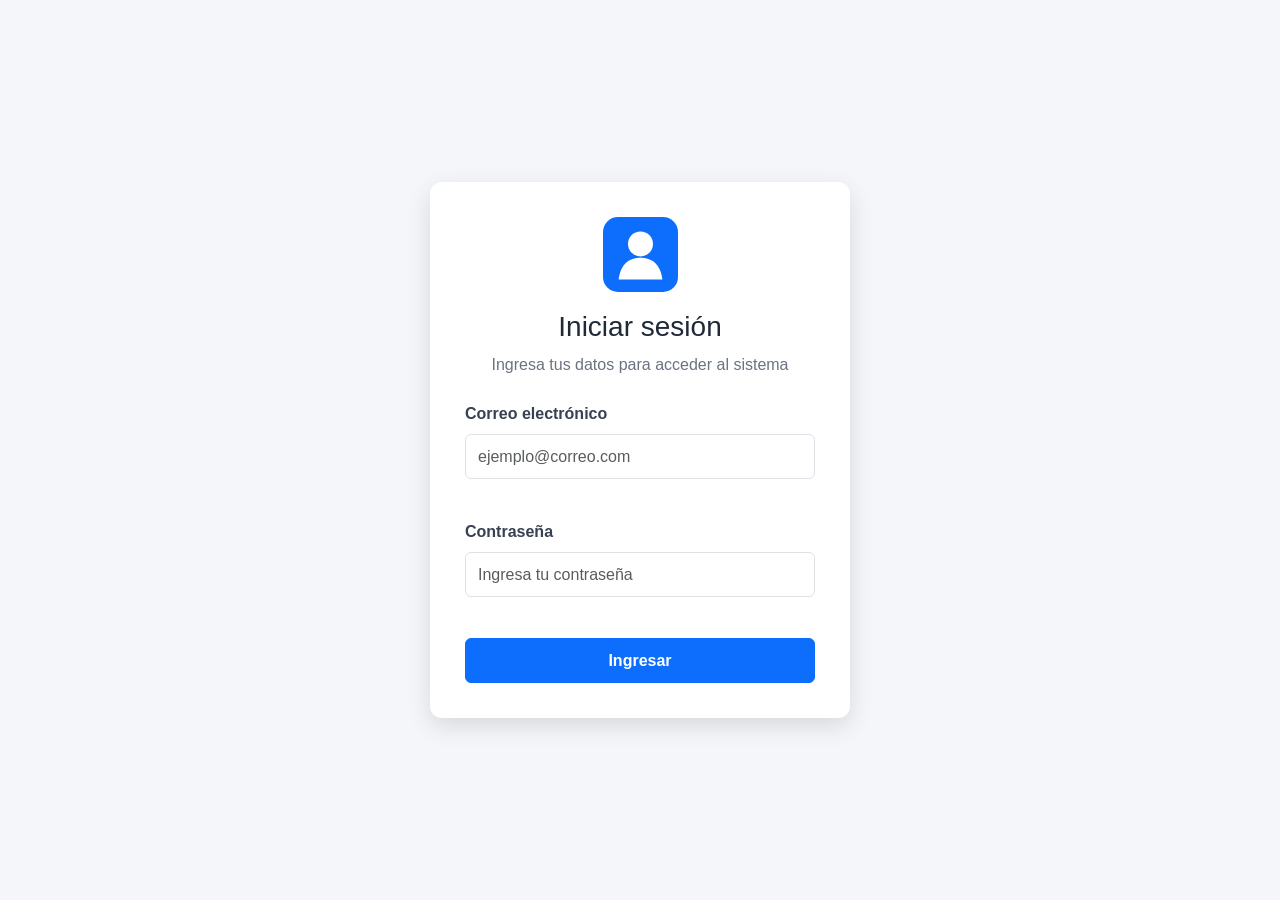
<file: index.html>
<!DOCTYPE html>
<html lang="es">
<head>
    <meta charset="UTF-8">
    <meta name="viewport" content="width=device-width, initial-scale=1.0">

    <title>Sistema</title>

    <!-- Bootstrap -->
    <link
        href="https://cdn.jsdelivr.net/npm/bootstrap@5.3.3/dist/css/bootstrap.min.css"
        rel="stylesheet"
    >

    <!-- Estilos navbar -->
    <link rel="stylesheet" href="css/navbar.css">

    <!-- Estilos index -->
    <link rel="stylesheet" href="css/index.css">
</head>

<body>

    <!-- navbar  -->
    <div id="navbar-container"></div>

    <!-- Menú lateral -->
<aside id="sidebar" class="sidebar">

    <div class="sidebar-titulo">
        Menú
    </div>

    <button
        type="button"
        id="btnUsuarios"
        class="sidebar-opcion"
    >
        <span>👥</span>
        <span>Usuarios</span>
        <span id="flechaUsuarios">▼</span>
    </button>

    <div id="submenuUsuarios" class="submenu">

        <button
            type="button"
            id="btnCaptura"
            class="submenu-opcion"
        >
            Captura
        </button>
        <button
            type="button"
            id="btnEstudiante"
            class="submenu-opcion"
>
            Estudiante
        </button>

    </div>

</aside>


<!-- Contenido principal -->
<main id="contenidoPrincipal" class="contenido-principal">

   <h1>Bienvenido al sistema</h1>

<p id="mensajeBienvenida">
    Selecciona una opción del menú.
</p>

<!-- Formulario de captura de usuario -->
<section id="seccionCaptura" class="seccion-formulario">

    <h2>Captura de usuario</h2>

    <form id="formUsuario">

        <!-- Nombre -->
        <div class="mb-3">
            <label for="nombreUsuario" class="form-label">
                Nombre
            </label>

            <input
                type="text"
                id="nombreUsuario"
                class="form-control"
                placeholder="Ingresa tu nombre"
            >

            <div id="errorNombre" class="mensaje-error"></div>
        </div>


        <!-- Correo -->
        <div class="mb-3">
            <label for="correoUsuario" class="form-label">
                Correo electrónico
            </label>

            <input
                type="email"
                id="correoUsuario"
                class="form-control"
                placeholder="correo@ejemplo.com"
            >

            <div id="errorCorreoUsuario" class="mensaje-error"></div>
        </div>


        <!-- Contraseña -->
        <div class="mb-3">
            <label for="passwordUsuario" class="form-label">
                Contraseña
            </label>

            <input
                type="password"
                id="passwordUsuario"
                class="form-control"
                placeholder="Ingresa una contraseña"
            >

            <div id="errorPasswordUsuario" class="mensaje-error"></div>
        </div>


        <button
            type="submit"
            class="btn btn-primary"
        >
            Guardar usuario
        </button>

    </form>

</section>

<!-- Formulario de estudiante -->
<section id="seccionEstudiante" class="seccion-formulario">

    <h2>Captura de estudiante</h2>

    <form id="formEstudiante">

        <!-- Número de control -->
        <div class="mb-3">
            <label for="numeroControl" class="form-label">
                Número de control
            </label>

            <input
                type="text"
                id="numeroControl"
                class="form-control"
                placeholder="Ejemplo: 123456"
                maxlength="6"
                inputmode="numeric"
            >

            <div id="errorControl" class="mensaje-error"></div>
        </div>


        <!-- Nombre -->
        <div class="mb-3">
            <label for="nombreEstudiante" class="form-label">
                Nombre del estudiante
            </label>

            <input
                type="text"
                id="nombreEstudiante"
                class="form-control"
                placeholder="Ingresa el nombre"
            >

            <div id="errorNombreEstudiante"
                 class="mensaje-error">
            </div>
        </div>


        <!-- Edad -->
        <div class="mb-3">
            <label for="edadEstudiante" class="form-label">
                Edad
            </label>

            <input
                type="number"
                id="edadEstudiante"
                class="form-control"
                placeholder="Ingresa la edad"
                min="1"
            >

            <div id="errorEdad" class="mensaje-error"></div>
        </div>


        <button
            type="submit"
            class="btn btn-success"
        >
            Registrar estudiante
        </button>

    </form>

</section>

</main>

<!-- Modal de edad -->
<div
    class="modal fade"
    id="modalEdad"
    tabindex="-1"
    aria-labelledby="modalEdadLabel"
    aria-hidden="true"
>
    <div class="modal-dialog modal-dialog-centered">

        <div class="modal-content">

            <div class="modal-header">
                <h5 class="modal-title" id="modalEdadLabel">
                    Resultado de edad
                </h5>

                <button
                    type="button"
                    class="btn-close"
                    data-bs-dismiss="modal"
                    aria-label="Cerrar"
                ></button>
            </div>

            <div class="modal-body" id="mensajeEdad">
            </div>

            <div class="modal-footer">

                <button
                    type="button"
                    class="btn btn-primary"
                    data-bs-dismiss="modal"
                >
                    Aceptar
                </button>

            </div>

        </div>

    </div>
</div>

    <!-- Bootstrap -->
    <script
        src="https://cdn.jsdelivr.net/npm/bootstrap@5.3.3/dist/js/bootstrap.bundle.min.js">
    </script>

    <!-- Utilería -->
    <script src="js/utileria.js"></script>

    <!-- Navbar  -->
    <script src="js/navbar.js"></script>

    <!-- Index  -->
    <script src="js/index.js"></script>

</body>
</html>
</file>
<file: css/navbar.css>
.navbar-sistema {
    width: 100%;
    min-height: 65px;

    display: flex;
    align-items: center;
    justify-content: space-between;

    padding: 0 25px;

    background-color: #ffffff;

    border-bottom: 1px solid #e5e7eb;

    box-shadow: 0 2px 8px rgba(0, 0, 0, 0.06);

    position: relative;
    z-index: 1000;
}


.navbar-izquierda {
    display: flex;
    align-items: center;
    gap: 15px;
}


.btn-menu {
    width: 42px;
    height: 42px;

    border: none;
    border-radius: 8px;

    background-color: transparent;

    font-size: 23px;

    cursor: pointer;
}


.btn-menu:hover {
    background-color: #f3f4f6;
}


.titulo-sistema {
    font-size: 20px;
    font-weight: 600;

    color: #1f2937;
}


.navbar-usuario {
    position: relative;
}


.btn-usuario {
    display: flex;
    align-items: center;

    gap: 8px;

    padding: 10px 14px;

    border: none;
    border-radius: 8px;

    background-color: transparent;

    color: #374151;

    cursor: pointer;
}


.btn-usuario:hover {
    background-color: #f3f4f6;
}


.icono-usuario {
    font-size: 20px;
}


.flecha {
    font-size: 10px;
}


.menu-usuario {
    display: none;

    position: absolute;

    top: calc(100% + 8px);
    right: 0;

    min-width: 190px;

    background-color: #ffffff;

    border: 1px solid #e5e7eb;

    border-radius: 8px;

    box-shadow: 0 8px 20px rgba(0, 0, 0, 0.12);

    overflow: hidden;
}


.menu-usuario.mostrar {
    display: block;
}


.btn-salir {
    width: 100%;

    padding: 12px 16px;

    border: none;

    background-color: #ffffff;

    text-align: left;

    color: #dc3545;

    cursor: pointer;
}


.btn-salir:hover {
    background-color: #f8f9fa;
}


@media (max-width: 600px) {

    .navbar-sistema {
        padding: 0 12px;
    }


    .titulo-sistema {
        display: none;
    }


    #nombreUsuario {
        max-width: 160px;

        overflow: hidden;
        text-overflow: ellipsis;
        white-space: nowrap;
    }

}
</file>
<file: css/index.css>
* {
    box-sizing: border-box;
}

body {
    margin: 0;
    font-family: Arial, Helvetica, sans-serif;
    background-color: #f4f6f9;
    color: #212529;
}

/* Contenido principal */
main {
    padding-bottom: 40px;
}

main h1 {
    color: #1f2937;
    font-weight: 700;
}

main p {
    color: #6b7280;
}

/* SIDEBAR */

.sidebar {
    position: fixed;
    top: 65px;
    left: 0;

    width: 250px;
    height: calc(100vh - 65px);

    background-color: #ffffff;

    border-right: 1px solid #e5e7eb;

    box-shadow: 2px 0 8px rgba(0, 0, 0, 0.06);

    padding: 20px 12px;

    transform: translateX(-100%);

    transition: transform 0.3s ease;

    z-index: 900;
}

.sidebar.mostrar {
    transform: translateX(0);
}

.sidebar-titulo {
    padding: 10px 12px;
    margin-bottom: 8px;

    font-size: 14px;
    font-weight: 600;

    color: #6b7280;
}


/* Botón Usuarios */

.sidebar-opcion {
    width: 100%;

    display: flex;
    align-items: center;

    gap: 10px;

    padding: 12px;

    border: none;
    border-radius: 8px;

    background-color: transparent;

    color: #374151;

    text-align: left;

    cursor: pointer;
}

.sidebar-opcion:hover {
    background-color: #f3f4f6;
}

#flechaUsuarios {
    margin-left: auto;
    font-size: 10px;
}


/* Submenú */

.submenu {
    display: none;

    padding-left: 15px;
}

.submenu.mostrar {
    display: block;
}

.submenu-opcion {
    width: 100%;

    padding: 10px 12px;

    border: none;
    border-radius: 8px;

    background-color: transparent;

    color: #4b5563;

    text-align: left;

    cursor: pointer;
}

.submenu-opcion:hover {
    background-color: #f3f4f6;
}


/* Contenido */

.contenido-principal {
    padding: 30px;
    transition: margin-left 0.3s ease;
}

.contenido-principal.sidebar-abierto {
    margin-left: 250px;
}

/* FORMULARIO DE USUARIO */

.seccion-formulario {
    display: none;
    max-width: 650px;

    margin-top: 30px;
    padding: 25px;

    background-color: #ffffff;

    border-radius: 12px;

    box-shadow: 0 4px 12px rgba(0, 0, 0, 0.08);
}

.seccion-formulario h2 {
    margin-bottom: 25px;

    color: #1f2937;

    font-size: 24px;
}

.mensaje-error {
    min-height: 20px;

    margin-top: 5px;

    font-size: 14px;

    color: #dc3545;
}

#seccionEstudiante {
    display: none;
}
</file>
<file: css/login.css>
* {
    box-sizing: border-box;
    margin: 0;
    padding: 0;
}

body {
    min-height: 100vh;
    font-family: Arial, Helvetica, sans-serif;
    background: #f4f6f9;
}


/* Contenedor principal */
.contenedor-login {
    min-height: 100vh;

    display: flex;
    justify-content: center;
    align-items: center;

    padding: 20px;
}


/* Tarjeta del login */
.tarjeta-login {
    width: 100%;
    max-width: 420px;

    background: #ffffff;

    padding: 35px;

    border-radius: 12px;

    box-shadow: 0 8px 24px rgba(0, 0, 0, 0.12);
}


/* Logo */
.logo-login {
    width: 100%;

    display: flex;
    justify-content: center;
    align-items: center;

    margin-bottom: 18px;
}

.logo-login img {
    width: 75px;
    height: 75px;

    display: block;
}


/* Título */
.tarjeta-login h1 {
    text-align: center;

    margin-bottom: 10px;

    color: #1f2937;

    font-size: 28px;
}


/* Subtítulo */
.subtitulo {
    text-align: center;

    color: #6b7280;

    margin-bottom: 25px;
}


/* Etiquetas */
.form-label {
    font-weight: 600;

    color: #374151;
}


/* Inputs */
.form-control {
    min-height: 45px;
}


/* Botón */
.btn-primary {
    min-height: 45px;

    font-weight: 600;
}


/* Mensajes de error */
.mensaje-error {
    min-height: 20px;

    margin-top: 5px;

    font-size: 14px;

    color: #dc3545;
}
</file>
